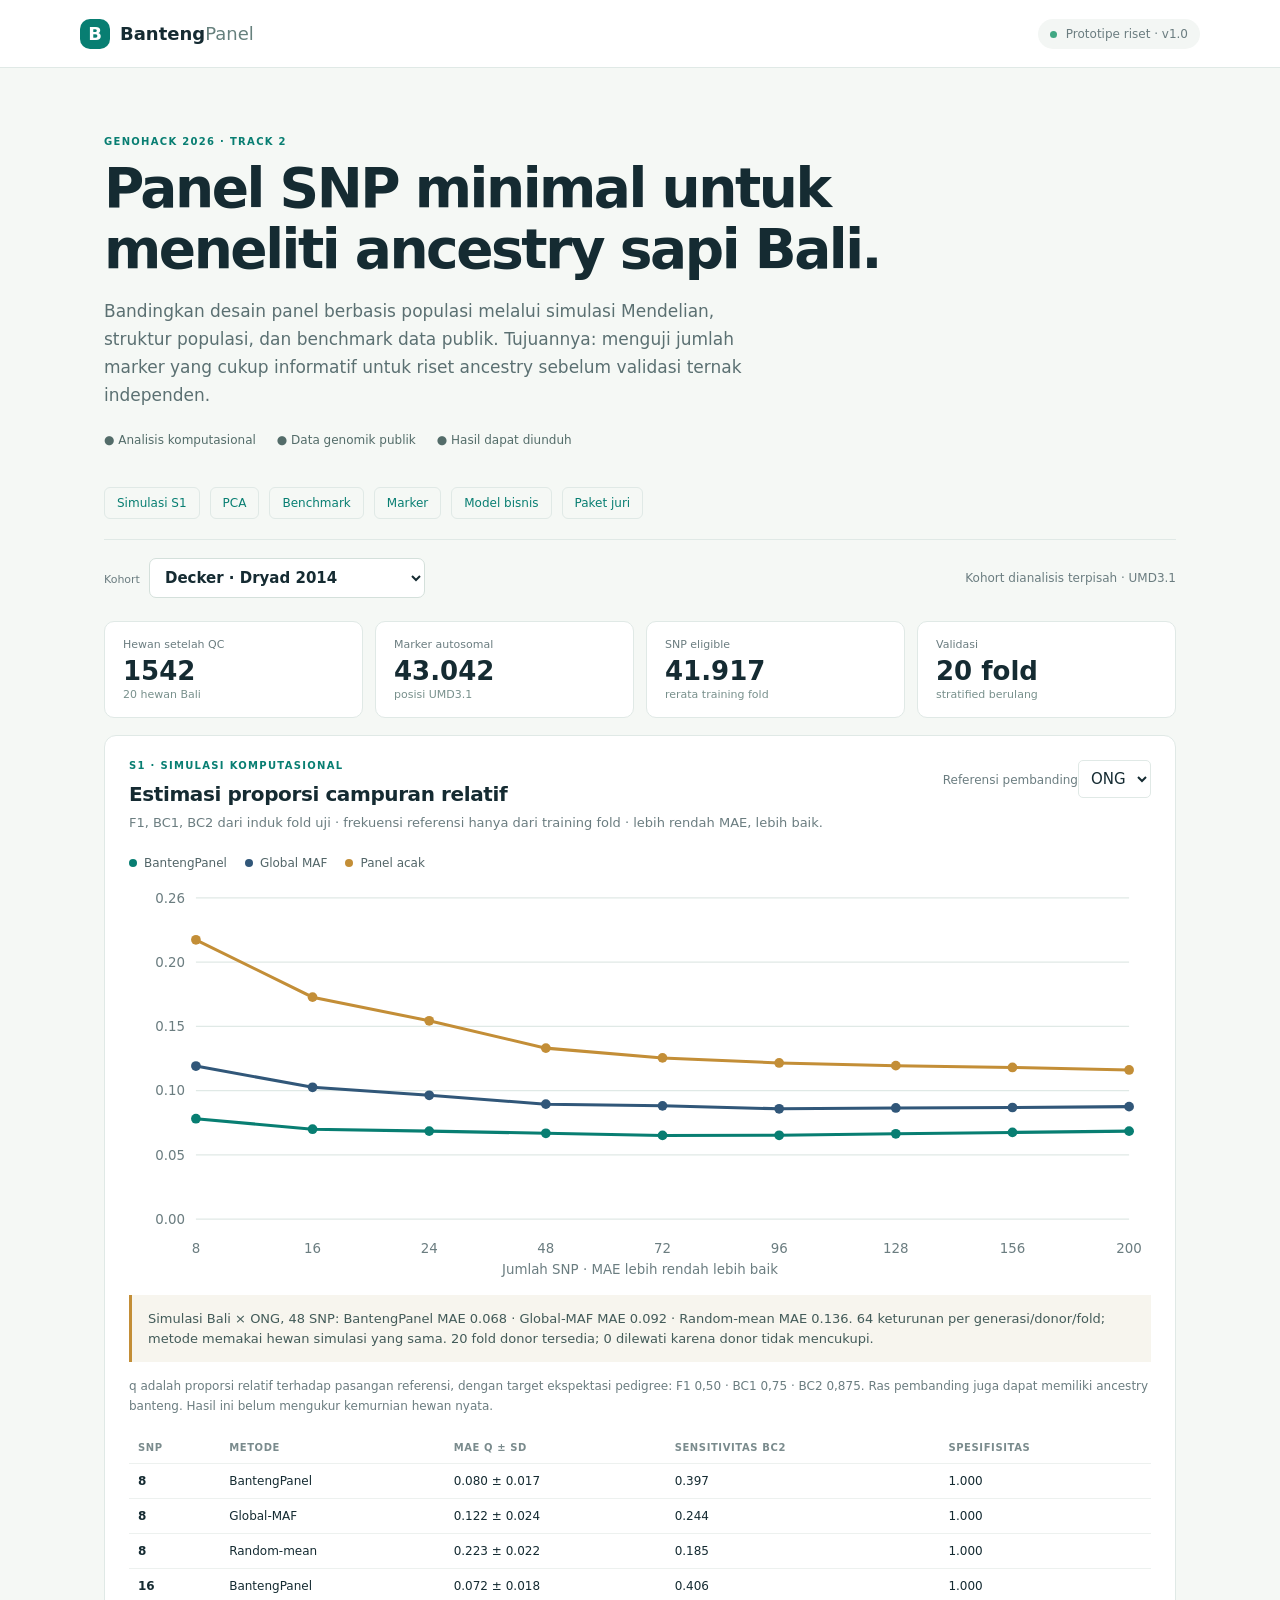
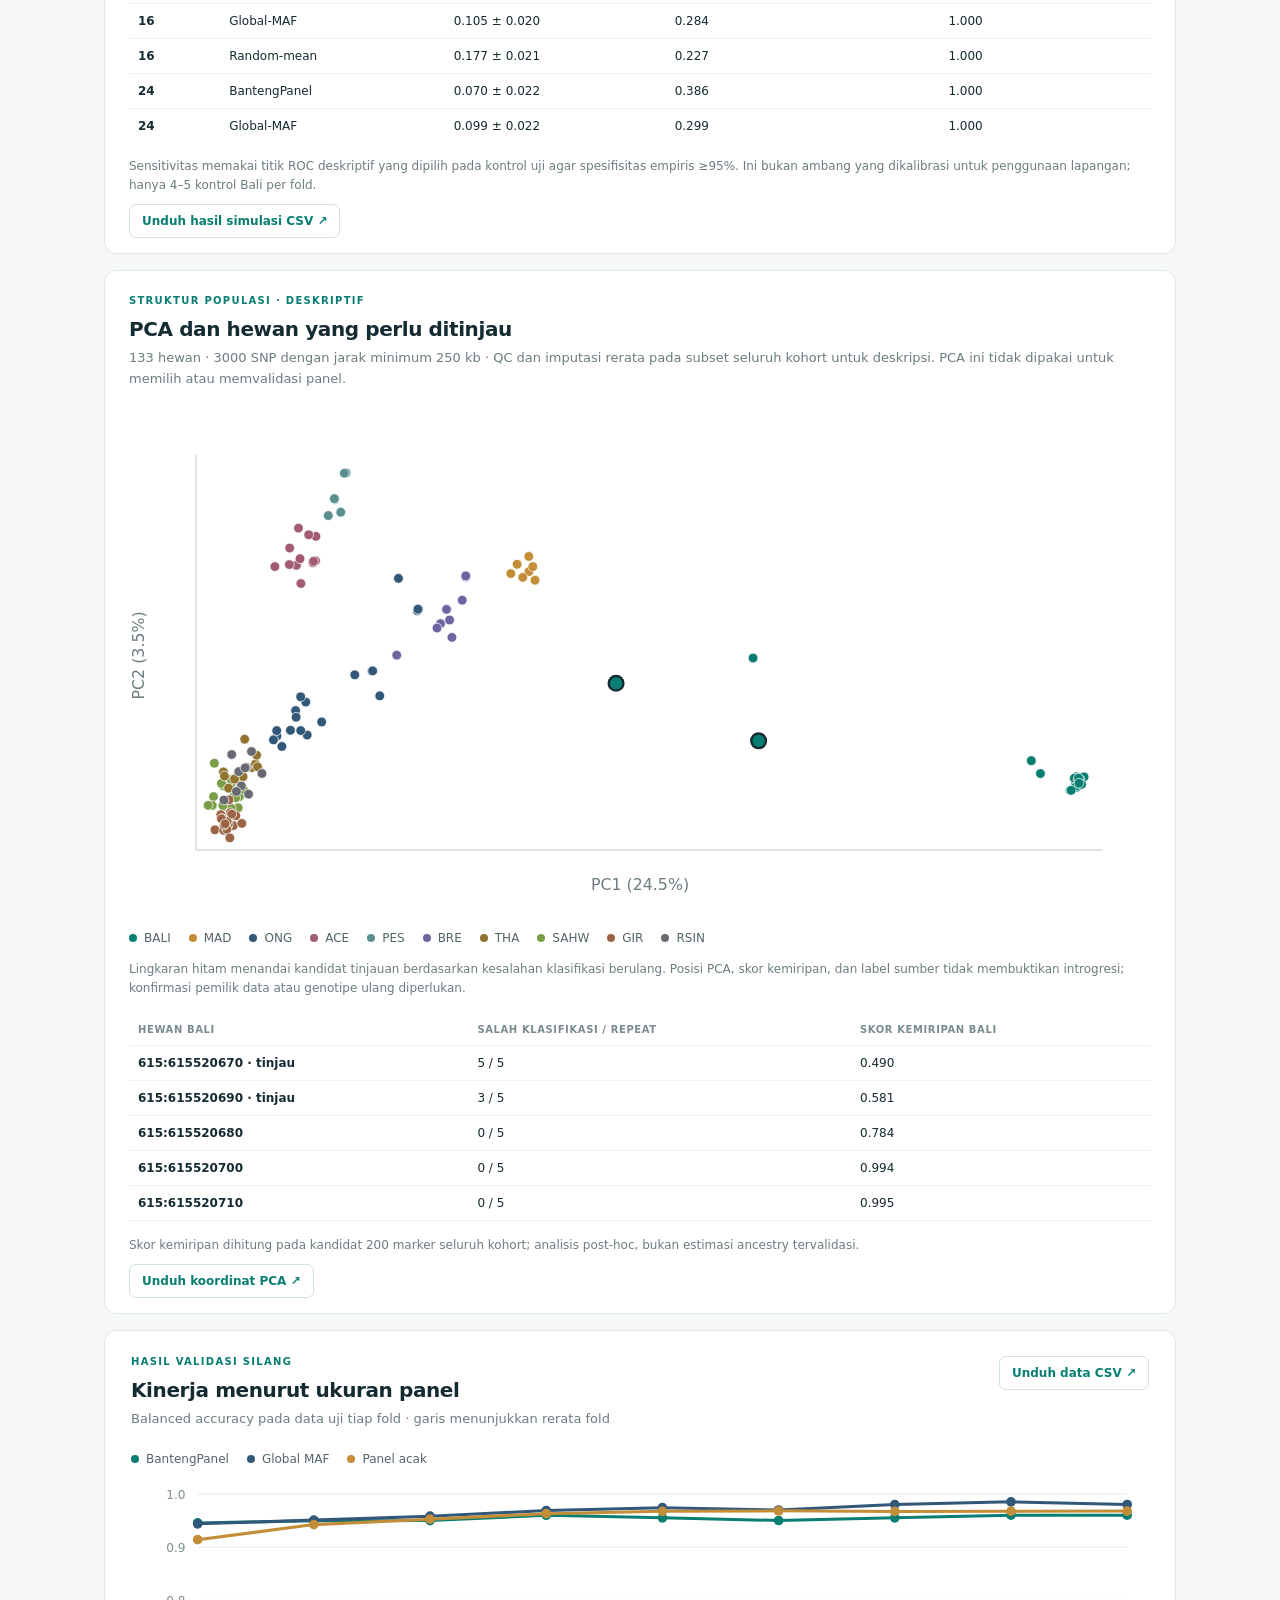
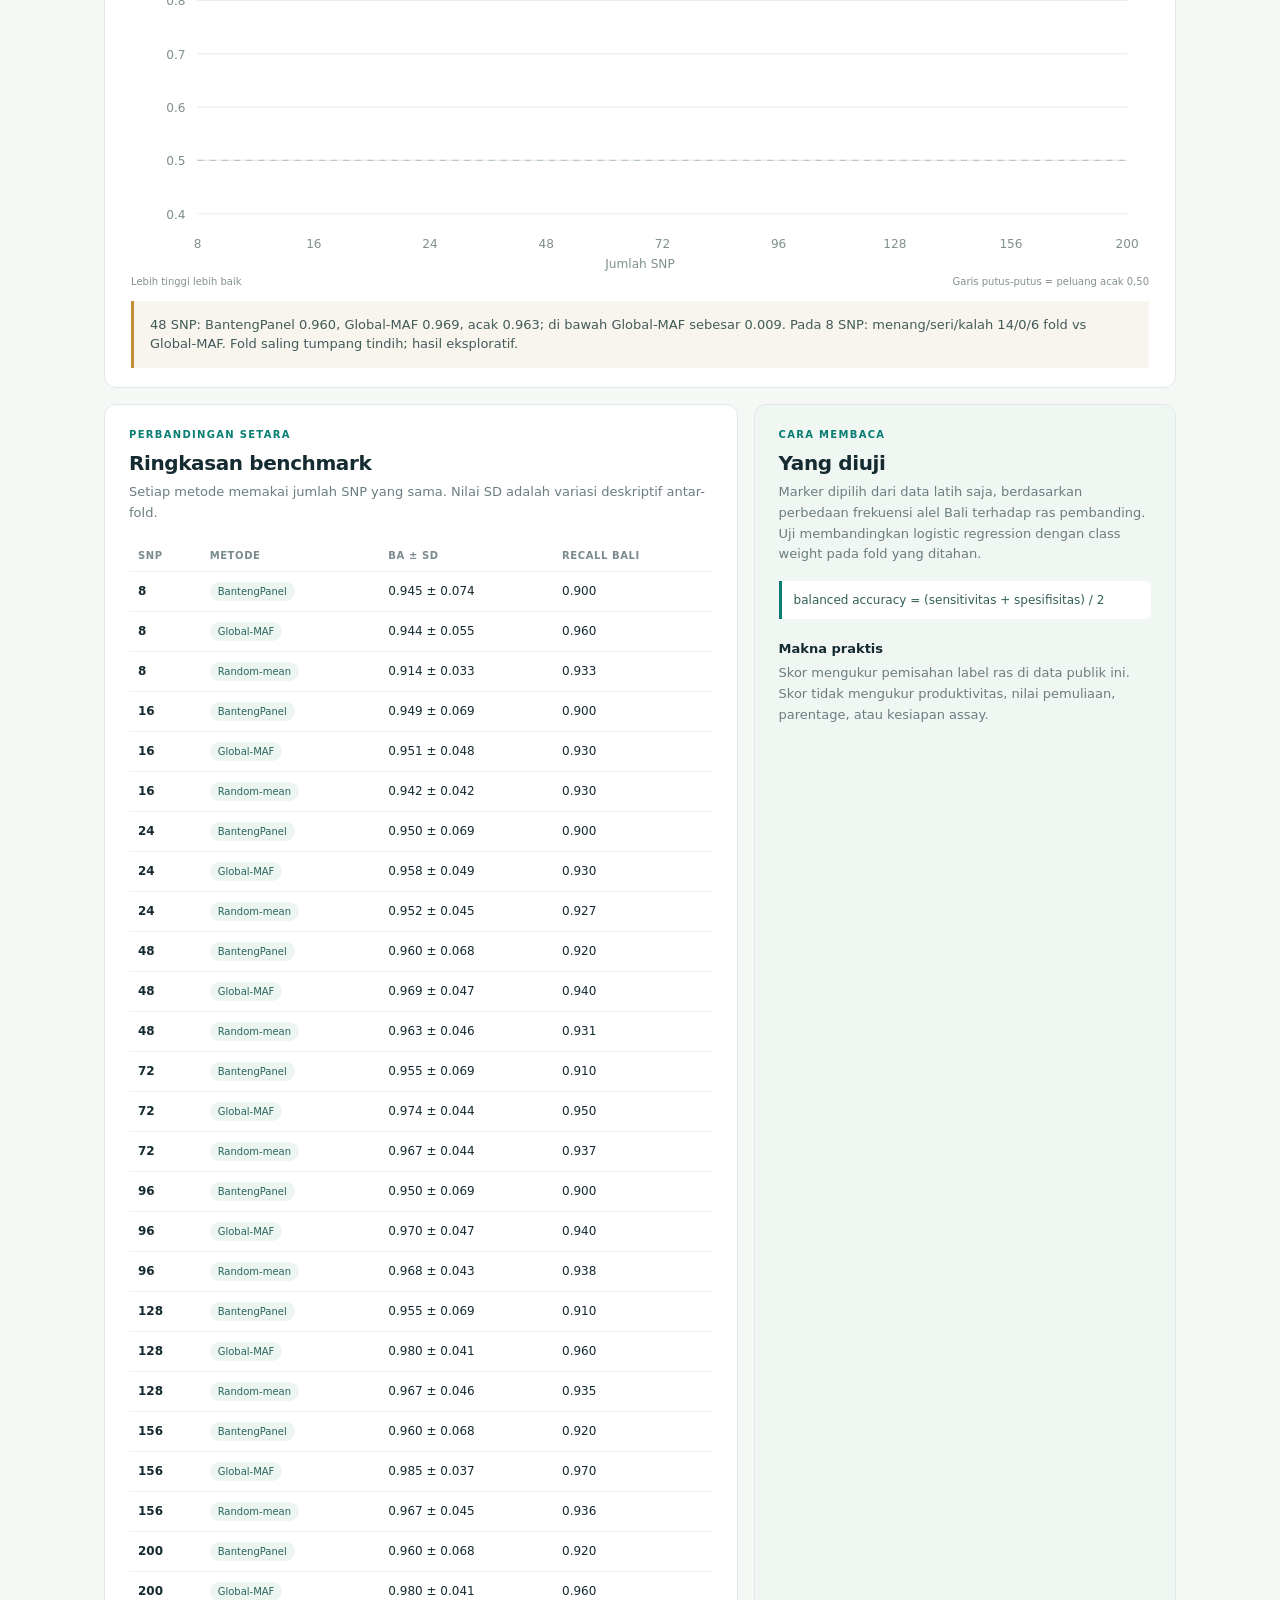
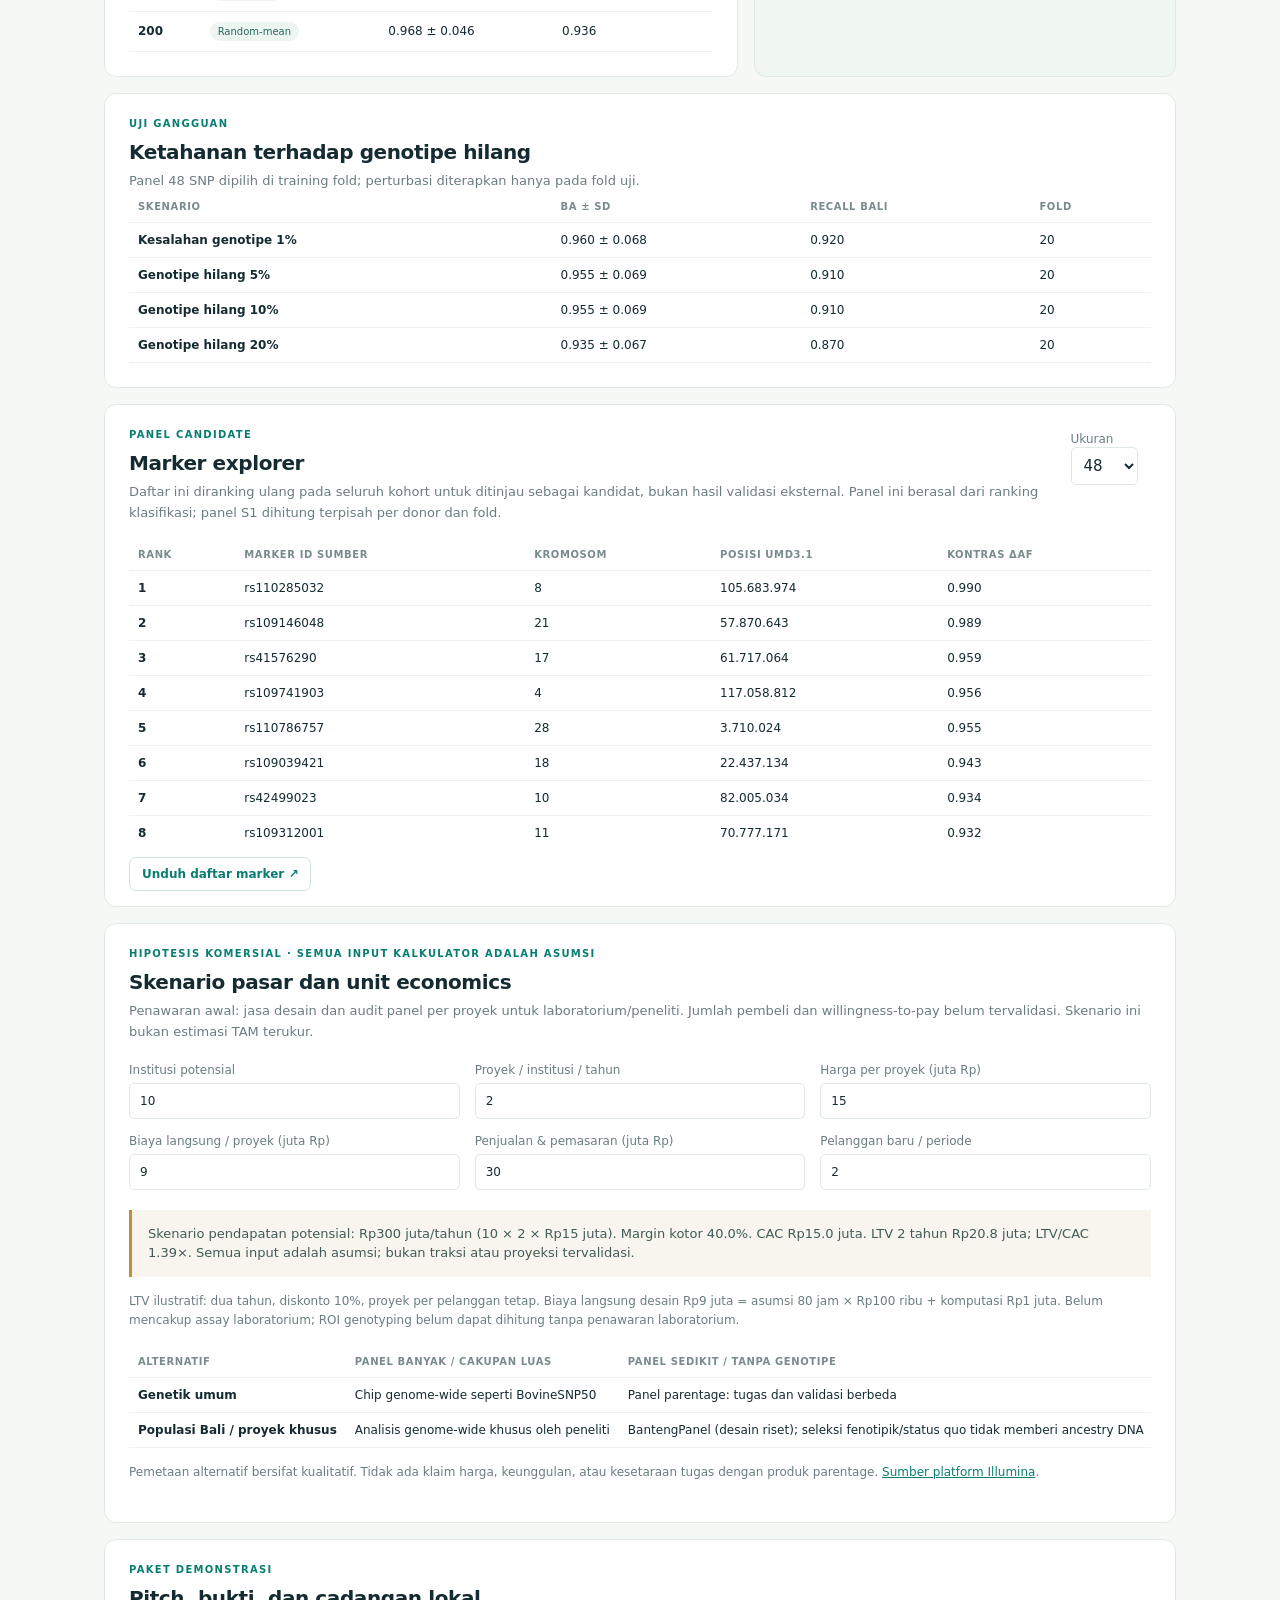
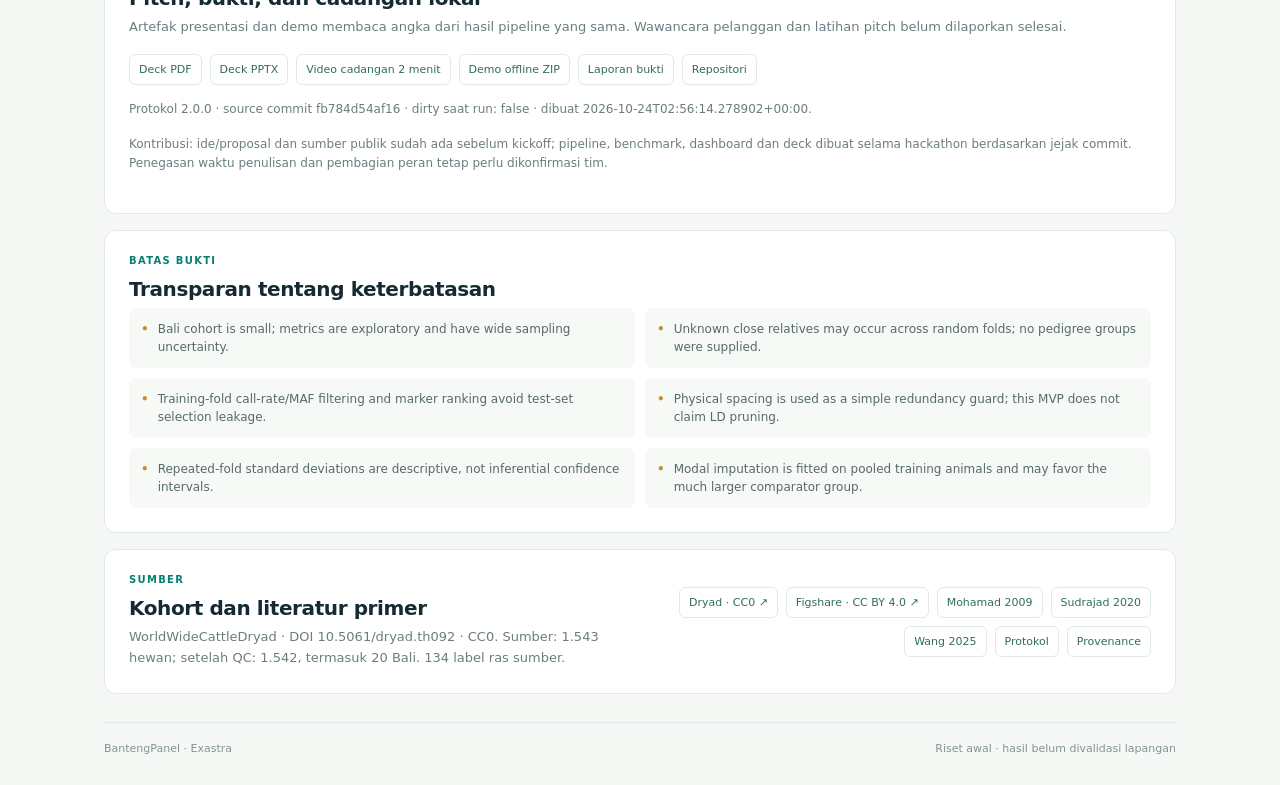
<file: apps/dashboard/index.html>
<!doctype html>
<html lang="id">
<head>
  <meta charset="utf-8"><meta name="viewport" content="width=device-width, initial-scale=1">
  <meta name="description" content="BantengPanel: evaluasi in-silico panel SNP sapi Bali dengan data publik dan baseline setara.">
  <title>BantengPanel — Bukti panel SNP</title><link rel="stylesheet" href="style.css">
</head>
<body>
  <header class="topbar"><a class="brand" href="#"><span class="brand-mark">B</span><span>Banteng<span class="brand-light">Panel</span></span></a><span class="status"><i></i> Prototipe riset · v1.0</span></header>
  <main>
    <section class="hero">
      <div class="eyebrow">GENOHACK 2026 · TRACK 2</div>
      <h1>Panel SNP minimal untuk<br>meneliti ancestry sapi Bali.</h1>
      <p>Bandingkan desain panel berbasis populasi melalui simulasi Mendelian, struktur populasi, dan benchmark data publik. Tujuannya: menguji jumlah marker yang cukup informatif untuk riset ancestry sebelum validasi ternak independen.</p>
      <div class="hero-meta"><span>● Analisis komputasional</span><span>● Data genomik publik</span><span>● Hasil dapat diunduh</span></div>
    </section>
    <nav class="jump-links" aria-label="Bagian dashboard"><a href="#ancestry-section">Simulasi S1</a><a href="#population-section">PCA</a><a href="#classification-section">Benchmark</a><a href="#panel-section">Marker</a><a href="#business-section">Model bisnis</a><a href="#jury-section">Paket juri</a></nav>
    <section class="toolbar"><div><label for="cohort">Kohort</label><select id="cohort"><option value="dryad">Decker · Dryad 2014</option><option value="figshare">Sudrajad · Figshare 2020</option></select></div><div class="toolbar-note">Kohort dianalisis terpisah · UMD3.1</div></section>
    <div id="error" class="error hidden"></div>
    <section class="stats" id="stats"></section>
    <section class="card" id="ancestry-section">
      <div class="section-head"><div><div class="eyebrow">S1 · SIMULASI KOMPUTASIONAL</div><h2>Estimasi proporsi campuran relatif</h2><p>F1, BC1, BC2 dari induk fold uji · frekuensi referensi hanya dari training fold · lebih rendah MAE, lebih baik.</p></div><div><label for="donor">Referensi pembanding</label><select id="donor"><option value="ONG">ONG</option><option value="MAD">MAD</option></select></div></div>
      <div class="legend"><span><i class="dot teal"></i>BantengPanel</span><span><i class="dot navy"></i>Global MAF</span><span><i class="dot gold"></i>Panel acak</span></div>
      <div class="chart-scroll"><svg id="ancestry-chart" viewBox="0 0 840 330" role="img" aria-label="MAE estimasi campuran relatif pada simulasi S1"></svg></div>
      <div id="ancestry-finding" class="finding"></div>
      <p class="caveat">q adalah proporsi relatif terhadap pasangan referensi, dengan target ekspektasi pedigree: F1 0,50 · BC1 0,75 · BC2 0,875. Ras pembanding juga dapat memiliki ancestry banteng. Hasil ini belum mengukur kemurnian hewan nyata.</p>
      <div class="table-wrap bounded"><table><thead><tr><th>SNP</th><th>Metode</th><th>MAE q ± SD</th><th>Sensitivitas BC2</th><th>Spesifisitas</th></tr></thead><tbody id="ancestry-results"></tbody></table></div>
      <p class="caveat">Sensitivitas memakai titik ROC deskriptif yang dipilih pada kontrol uji agar spesifisitas empiris ≥95%. Ini bukan ambang yang dikalibrasi untuk penggunaan lapangan; hanya 4–5 kontrol Bali per fold.</p>
      <a class="download" id="ancestry-link" href="#" download>Unduh hasil simulasi CSV ↗</a>
    </section>
    <section class="card" id="population-section"><div class="eyebrow">STRUKTUR POPULASI · DESKRIPTIF</div><h2>PCA dan hewan yang perlu ditinjau</h2><p id="pca-copy"></p><div class="chart-scroll"><svg id="pca-chart" viewBox="0 0 840 410" role="img" aria-label="PCA populasi sapi dan penanda hewan yang perlu konfirmasi"></svg></div><div id="pca-legend" class="legend wrap"></div><p class="caveat">Lingkaran hitam menandai kandidat tinjauan berdasarkan kesalahan klasifikasi berulang. Posisi PCA, skor kemiripan, dan label sumber tidak membuktikan introgresi; konfirmasi pemilik data atau genotipe ulang diperlukan.</p><div class="table-wrap"><table><thead><tr><th>Hewan Bali</th><th>Salah klasifikasi / repeat</th><th>Skor kemiripan Bali</th></tr></thead><tbody id="atypical"></tbody></table></div><p class="caveat">Skor kemiripan dihitung pada kandidat 200 marker seluruh kohort; analisis post-hoc, bukan estimasi ancestry tervalidasi.</p><a class="download" id="pca-link" href="#" download>Unduh koordinat PCA ↗</a></section>
    <section class="card chart-card" id="classification-section">
      <div class="section-head"><div><div class="eyebrow">HASIL VALIDASI SILANG</div><h2>Kinerja menurut ukuran panel</h2><p>Balanced accuracy pada data uji tiap fold · garis menunjukkan rerata fold</p></div><a class="download" id="csv-link" href="#" download>Unduh data CSV ↗</a></div>
      <div class="legend"><span><i class="dot teal"></i>BantengPanel</span><span><i class="dot navy"></i>Global MAF</span><span><i class="dot gold"></i>Panel acak</span></div>
      <div class="chart-scroll"><svg id="chart" viewBox="0 0 840 330" role="img" aria-label="Grafik balanced accuracy berdasarkan jumlah SNP"></svg></div>
      <div class="chart-caption"><span>Lebih tinggi lebih baik</span><span>Garis putus-putus = peluang acak 0,50</span></div>
      <div id="finding" class="finding"></div>
    </section>
    <section class="grid-two">
      <article class="card"><div class="eyebrow">PERBANDINGAN SETARA</div><h2>Ringkasan benchmark</h2><p>Setiap metode memakai jumlah SNP yang sama. Nilai SD adalah variasi deskriptif antar-fold.</p><div class="table-wrap"><table><thead><tr><th>SNP</th><th>Metode</th><th>BA ± SD</th><th>Recall Bali</th></tr></thead><tbody id="results"></tbody></table></div></article>
      <article class="card readout"><div class="eyebrow">CARA MEMBACA</div><h2>Yang diuji</h2><p>Marker dipilih dari data latih saja, berdasarkan perbedaan frekuensi alel Bali terhadap ras pembanding. Uji membandingkan logistic regression dengan class weight pada fold yang ditahan.</p><div class="formula">balanced accuracy = (sensitivitas + spesifisitas) / 2</div><h3>Makna praktis</h3><p>Skor mengukur pemisahan label ras di data publik ini. Skor tidak mengukur produktivitas, nilai pemuliaan, parentage, atau kesiapan assay.</p></article>
    </section>
    <section class="card"><div class="section-head"><div><div class="eyebrow">UJI GANGGUAN</div><h2>Ketahanan terhadap genotipe hilang</h2><p>Panel 48 SNP dipilih di training fold; perturbasi diterapkan hanya pada fold uji.</p></div></div><div class="table-wrap"><table><thead><tr><th>Skenario</th><th>BA ± SD</th><th>Recall Bali</th><th>Fold</th></tr></thead><tbody id="robustness"></tbody></table></div></section>
    <section class="card" id="panel-section"><div class="section-head"><div><div class="eyebrow">PANEL CANDIDATE</div><h2>Marker explorer</h2><p>Daftar ini diranking ulang pada seluruh kohort untuk ditinjau sebagai kandidat, bukan hasil validasi eksternal. Panel ini berasal dari ranking klasifikasi; panel S1 dihitung terpisah per donor dan fold.</p></div><div><label for="panel-size">Ukuran</label><select id="panel-size"><option>8</option><option>16</option><option>24</option><option selected>48</option><option>72</option><option>96</option><option>128</option><option>156</option><option>200</option></select></div></div><div class="table-wrap bounded"><table><thead><tr><th>Rank</th><th>Marker ID sumber</th><th>Kromosom</th><th>Posisi UMD3.1</th><th>Kontras ΔAF</th></tr></thead><tbody id="markers"></tbody></table></div><a class="download" id="marker-link" href="#" download>Unduh daftar marker ↗</a></section>
    <section class="card" id="business-section"><div class="eyebrow">HIPOTESIS KOMERSIAL · SEMUA INPUT KALKULATOR ADALAH ASUMSI</div><h2>Skenario pasar dan unit economics</h2><p>Penawaran awal: jasa desain dan audit panel per proyek untuk laboratorium/peneliti. Jumlah pembeli dan willingness-to-pay belum tervalidasi. Skenario ini bukan estimasi TAM terukur.</p><div class="calculator"><label>Institusi potensial<input id="biz-institutions" type="number" min="1" max="10000" value="10"></label><label>Proyek / institusi / tahun<input id="biz-projects" type="number" min="1" max="100" value="2"></label><label>Harga per proyek (juta Rp)<input id="biz-price" type="number" min=".1" max="1000" step=".5" value="15"></label><label>Biaya langsung / proyek (juta Rp)<input id="biz-cost" type="number" min="0" max="1000" step=".5" value="9"></label><label>Penjualan & pemasaran (juta Rp)<input id="biz-sales" type="number" min="0" max="1000" value="30"></label><label>Pelanggan baru / periode<input id="biz-customers" type="number" min="1" max="1000" value="2"></label></div><div id="business-output" class="finding" aria-live="polite"></div><p class="caveat">LTV ilustratif: dua tahun, diskonto 10%, proyek per pelanggan tetap. Biaya langsung desain Rp9 juta = asumsi 80 jam × Rp100 ribu + komputasi Rp1 juta. Belum mencakup assay laboratorium; ROI genotyping belum dapat dihitung tanpa penawaran laboratorium.</p><div class="table-wrap"><table><thead><tr><th>Alternatif</th><th>Panel banyak / cakupan luas</th><th>Panel sedikit / tanpa genotipe</th></tr></thead><tbody><tr><td>Genetik umum</td><td>Chip genome-wide seperti BovineSNP50</td><td>Panel parentage: tugas dan validasi berbeda</td></tr><tr><td>Populasi Bali / proyek khusus</td><td>Analisis genome-wide khusus oleh peneliti</td><td>BantengPanel (desain riset); seleksi fenotipik/status quo tidak memberi ancestry DNA</td></tr></tbody></table></div><p class="caveat">Pemetaan alternatif bersifat kualitatif. Tidak ada klaim harga, keunggulan, atau kesetaraan tugas dengan produk parentage. <a href="https://www.illumina.com/products/by-type/microarray-kits/bovine-snp50.html" target="_blank" rel="noreferrer">Sumber platform Illumina</a>.</p></section>
    <section class="card" id="jury-section"><div class="eyebrow">PAKET DEMONSTRASI</div><h2>Pitch, bukti, dan cadangan lokal</h2><p>Artefak presentasi dan demo membaca angka dari hasil pipeline yang sama. Wawancara pelanggan dan latihan pitch belum dilaporkan selesai.</p><div class="source-links"><a href="../../artifacts/pitch/BantengPanel_GENOHACK_2026_Audited.pdf">Deck PDF</a><a href="../../artifacts/pitch/BantengPanel_GENOHACK_2026_Audited.pptx">Deck PPTX</a><a href="../../artifacts/demo/BantengPanel_demo_2min.mp4">Video cadangan 2 menit</a><a href="../../artifacts/demo/BantengPanel_offline.zip" download>Demo offline ZIP</a><a href="../../artifacts/public/evidence_report.md">Laporan bukti</a><a href="https://github.com/khairys/GENOHACK" target="_blank" rel="noreferrer">Repositori</a></div><p class="caveat" id="provenance-copy"></p><p class="caveat">Kontribusi: ide/proposal dan sumber publik sudah ada sebelum kickoff; pipeline, benchmark, dashboard dan deck dibuat selama hackathon berdasarkan jejak commit. Penegasan waktu penulisan dan pembagian peran tetap perlu dikonfirmasi tim.</p></section>
    <section class="card limits"><div class="eyebrow">BATAS BUKTI</div><h2>Transparan tentang keterbatasan</h2><div id="limitations" class="limit-list"></div></section>
    <section class="card sources"><div><div class="eyebrow">SUMBER</div><h2>Kohort dan literatur primer</h2><p id="source-copy"></p></div><div class="source-links"><a href="https://doi.org/10.5061/dryad.th092" target="_blank" rel="noreferrer">Dryad · CC0 ↗</a><a href="https://doi.org/10.6084/m9.figshare.13083587" target="_blank" rel="noreferrer">Figshare · CC BY 4.0 ↗</a><a href="https://doi.org/10.1371/journal.pone.0005490">Mohamad 2009</a><a href="https://doi.org/10.1371/journal.pone.0241038">Sudrajad 2020</a><a href="https://doi.org/10.1038/s41467-025-62692-z">Wang 2025</a><a href="../../docs/SCIENTIFIC_PROTOCOL.md">Protokol</a><a href="../../docs/DATA_PROVENANCE.md">Provenance</a></div></section>
    <footer><span>BantengPanel · Exastra</span><span>Riset awal · hasil belum divalidasi lapangan</span></footer>
  </main><script src="app.js"></script>
</body></html>
</file>
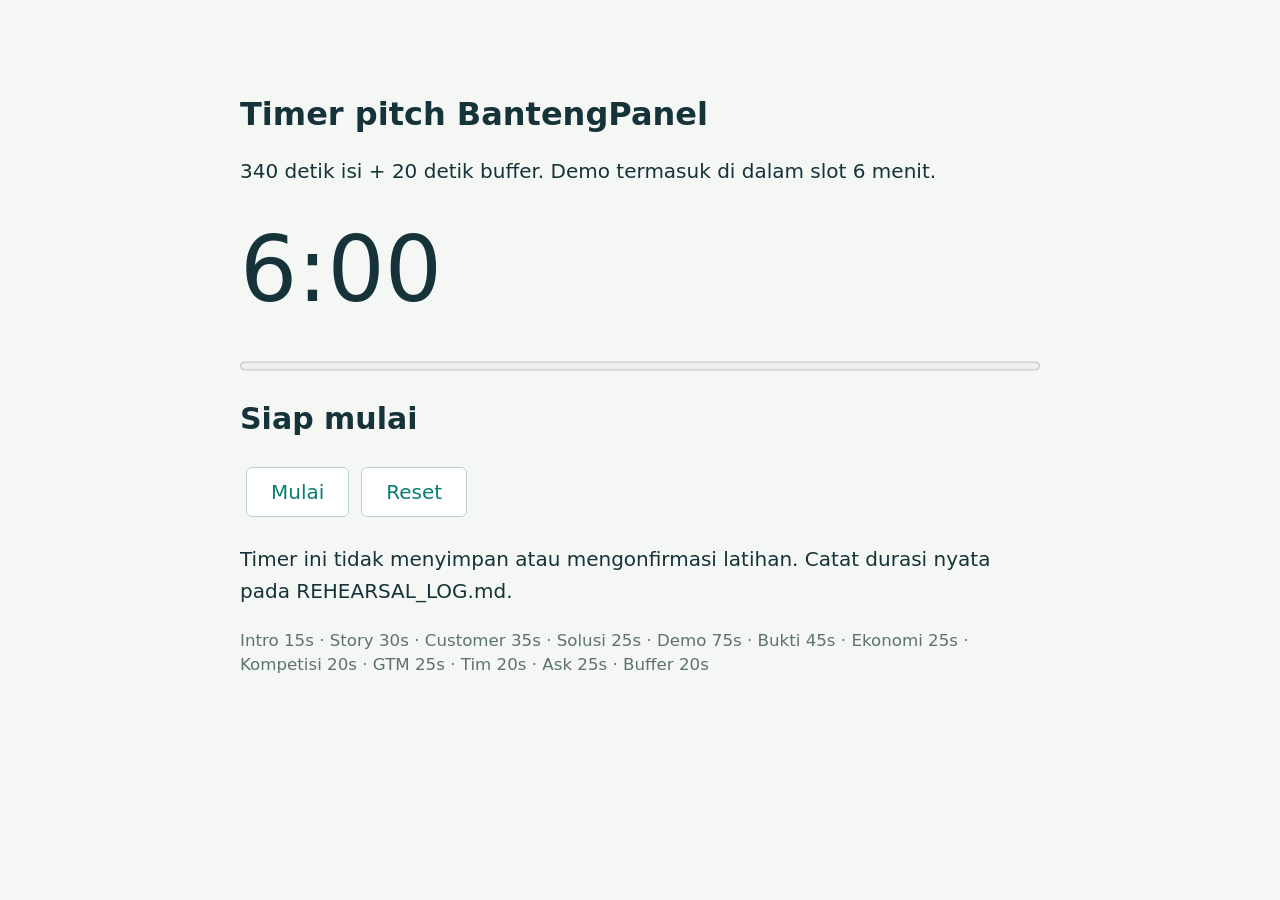
<file: apps/rehearsal/index.html>
<!doctype html><html lang="id"><meta charset="utf-8"><meta name="viewport" content="width=device-width, initial-scale=1"><title>Timer pitch BantengPanel</title>
<style>body{font:20px system-ui;background:#f4f7f3;color:#16333a;max-width:800px;margin:50px auto;padding:24px}h1{font-size:32px}#time{font-size:90px;font-variant-numeric:tabular-nums;margin:30px 0}button{font:inherit;padding:12px 24px;margin:6px;border:1px solid #bdd3c9;border-radius:6px;background:white;color:#087e72}p{line-height:1.6}small{color:#5d7273}progress{width:100%;height:18px}</style>
<h1>Timer pitch BantengPanel</h1><p>340 detik isi + 20 detik buffer. Demo termasuk di dalam slot 6 menit.</p><div id="time">6:00</div><progress id="progress" max="360" value="0"></progress><h2 id="segment">Siap mulai</h2><button id="start">Mulai</button><button id="reset">Reset</button><p id="note">Timer ini tidak menyimpan atau mengonfirmasi latihan. Catat durasi nyata pada REHEARSAL_LOG.md.</p><small>Intro 15s · Story 30s · Customer 35s · Solusi 25s · Demo 75s · Bukti 45s · Ekonomi 25s · Kompetisi 20s · GTM 25s · Tim 20s · Ask 25s · Buffer 20s</small>
<script>const segments=[['Intro',15],['Story',30],['Customer / pain',35],['Solusi',25],['Demo live',75],['Bukti ilmiah',45],['Ekonomi',25],['Kompetisi',20],['GTM',25],['Tim / kontribusi',20],['Roadmap / ask',25],['Buffer / tutup',20]];let running=false,elapsed=0,last=0;const time=document.getElementById('time'),button=document.getElementById('start');function render(){const left=Math.max(0,360-Math.floor(elapsed));time.textContent=Math.floor(left/60)+':'+String(left%60).padStart(2,'0');document.getElementById('progress').value=elapsed;let end=0;for(const [name,duration]of segments){end+=duration;if(elapsed<end){document.getElementById('segment').textContent=name;break}}if(left===0){running=false;button.textContent='Mulai';document.getElementById('segment').textContent='Slot selesai — catat durasi nyata';}}button.onclick=()=>{running=!running;last=performance.now();button.textContent=running?'Jeda':'Lanjutkan'};document.getElementById('reset').onclick=()=>{running=false;elapsed=0;button.textContent='Mulai';document.getElementById('segment').textContent='Siap mulai';render()};setInterval(()=>{const now=performance.now();if(running){elapsed+=(now-last)/1000;render()}last=now},100);</script></html>
</file>
<file: apps/dashboard/style.css>
:root{--ink:#152b32;--muted:#6b7d80;--line:#e0e9e6;--paper:#f5f8f5;--white:#fff;--teal:#087e72;--navy:#315779;--gold:#c38e37;--mint:#e5f3ed}*{box-sizing:border-box}body{margin:0;background:var(--paper);color:var(--ink);font-family:Inter,ui-sans-serif,system-ui,-apple-system,'Segoe UI',sans-serif;font-size:15px}.topbar{height:68px;background:#fff;border-bottom:1px solid var(--line);display:flex;align-items:center;justify-content:space-between;padding:0 max(calc((100vw - 1120px)/2),24px)}.brand{display:flex;align-items:center;gap:10px;color:var(--ink);font-size:18px;font-weight:800;text-decoration:none}.brand-light{font-weight:500;color:#66807d}.brand-mark{width:30px;height:30px;border-radius:10px;background:var(--teal);color:white;display:grid;place-items:center}.status{font-size:12px;color:var(--muted);background:#f3f6f4;border-radius:20px;padding:8px 12px}.status i{display:inline-block;width:7px;height:7px;border-radius:50%;background:#40a783;margin-right:5px}main{max-width:1120px;margin:auto;padding:0 24px}.hero{padding:68px 0 40px;max-width:780px}.eyebrow{font-size:10px;font-weight:700;letter-spacing:.13em;color:var(--teal);margin-bottom:11px}.hero h1{font-size:clamp(36px,5vw,55px);line-height:1.1;letter-spacing:-.045em;margin:0 0 18px;font-weight:700}.hero p{font-size:17px;color:#5b7072;line-height:1.65;max-width:670px;margin:0}.hero-meta{display:flex;gap:21px;margin-top:24px;font-size:12px;color:#536c69}.toolbar{display:flex;align-items:center;justify-content:space-between;border-top:1px solid var(--line);padding:18px 0 14px}.toolbar label{font-size:11px;color:var(--muted);margin-right:9px}.toolbar select{border:1px solid #d4e0db;border-radius:7px;background:#fff;color:var(--ink);padding:9px 30px 9px 11px;font:inherit;font-weight:600}.toolbar-note{font-size:12px;color:var(--muted)}.stats{display:grid;grid-template-columns:repeat(4,1fr);gap:12px;margin:9px 0 17px}.stat{background:#fff;border:1px solid var(--line);border-radius:10px;padding:16px 18px}.stat-label{font-size:11px;color:var(--muted)}.stat-value{font-size:26px;font-weight:700;margin:5px 0 2px}.stat-sub{font-size:11px;color:#78908c}.card{background:#fff;border:1px solid var(--line);border-radius:12px;padding:24px;margin:16px 0}.chart-card{padding:25px 26px 19px}.section-head{display:flex;justify-content:space-between;align-items:flex-start}.card h2{font-size:20px;letter-spacing:-.02em;margin:0 0 7px}.card p{color:var(--muted);font-size:13px;line-height:1.6;margin:0 0 16px}.section-head p{margin-bottom:0}.download{font-size:12px;font-weight:600;color:var(--teal);border:1px solid #cfe3dc;padding:9px 12px;border-radius:7px;text-decoration:none;white-space:nowrap}.legend{display:flex;gap:18px;margin:22px 0 6px;font-size:12px;color:#526568}.legend span{display:flex;align-items:center;gap:7px}.dot{display:inline-block;width:8px;height:8px;border-radius:50%}.teal{background:var(--teal)}.navy{background:var(--navy)}.gold{background:var(--gold)}.chart-scroll{overflow-x:auto}svg{width:100%;min-width:600px;height:auto}.grid-two{display:grid;grid-template-columns:1.2fr .8fr;gap:16px}.grid-two .card{margin:0}.table-wrap{overflow:auto}table{width:100%;border-collapse:collapse;font-size:12px;text-align:left}th{font-size:10px;text-transform:uppercase;letter-spacing:.06em;color:#7a8b8d;font-weight:600}th,td{padding:10px 9px;border-bottom:1px solid #edf1ef;white-space:nowrap}td:first-child{font-weight:700}.method{display:inline-block;border-radius:20px;padding:4px 8px;font-size:10px;background:#edf5f1;color:#28665d}.readout{background:#f0f6f2}.readout h3{font-size:13px;margin:22px 0 7px}.formula{border-left:3px solid var(--teal);background:#fff;padding:12px;font-size:12px;color:#325e58;border-radius:0 6px 6px 0}.limits{margin-top:16px}.limit-list{display:grid;grid-template-columns:repeat(2,1fr);gap:10px}.limit{display:flex;gap:9px;background:#f7f9f7;padding:12px;border-radius:8px;font-size:12px;line-height:1.5;color:#566a6b}.limit b{color:var(--gold)}.sources{display:flex;align-items:center;justify-content:space-between}.sources p{margin-bottom:0}.source-links{display:flex;gap:8px;flex-wrap:wrap;justify-content:flex-end}.source-links a{font-size:11px;color:#306c62;text-decoration:none;border:1px solid var(--line);padding:8px 9px;border-radius:6px}footer{display:flex;justify-content:space-between;border-top:1px solid var(--line);margin-top:28px;padding:19px 0 30px;color:#849391;font-size:11px}.chart-caption{display:flex;justify-content:space-between;font-size:10px;color:#83918e}.error{background:#fff2ec;border:1px solid #efc7b4;color:#84412d;border-radius:8px;padding:15px;margin:15px 0}.hidden{display:none}@media(max-width:720px){main{padding:0 15px}.hero{padding-top:46px}.hero-meta{gap:8px;flex-wrap:wrap}.stats{grid-template-columns:repeat(2,1fr)}.grid-two{grid-template-columns:1fr}.sources{align-items:flex-start;gap:18px;flex-direction:column}.source-links{justify-content:flex-start}.limit-list{grid-template-columns:1fr}.toolbar-note{display:none}.card{padding:18px}.section-head{gap:12px}.download{font-size:12px}}

.finding{margin-top:14px;padding:14px 16px;border-left:3px solid var(--gold);background:#f7f5ee;color:#435b59;font-size:13px;line-height:1.5}
section[id]{scroll-margin-top:18px}.jump-links{display:flex;gap:10px;flex-wrap:wrap;padding-bottom:20px}.jump-links a{font-size:12px;color:var(--teal);text-decoration:none;padding:8px 12px;border:1px solid var(--line);border-radius:6px}select,input{font:inherit}label{font-size:12px;color:var(--muted)}select{padding:8px;border:1px solid var(--line);background:white;border-radius:5px;color:var(--ink)}.caveat{margin-top:15px!important;font-size:12px!important;line-height:1.6}.bounded{max-height:310px;margin:15px 0}.bounded th{position:sticky;top:0;background:white;z-index:1}.wrap{flex-wrap:wrap}.calculator{display:grid;grid-template-columns:repeat(3,1fr);gap:15px;margin:20px 0}.calculator input{width:100%;margin-top:6px;border:1px solid var(--line);border-radius:5px;padding:10px;color:var(--ink)}a{color:var(--teal)}#jury-section .source-links{justify-content:flex-start}.sources{gap:22px}.sources>div{flex:1}@media(max-width:720px){.calculator{grid-template-columns:repeat(2,1fr)}.section-head{flex-wrap:wrap}.status{font-size:10px}.legend{gap:12px}.hero h1{font-size:36px}.download{white-space:normal;display:inline-block}}@media(prefers-reduced-motion:reduce){html{scroll-behavior:auto}}
</file>
